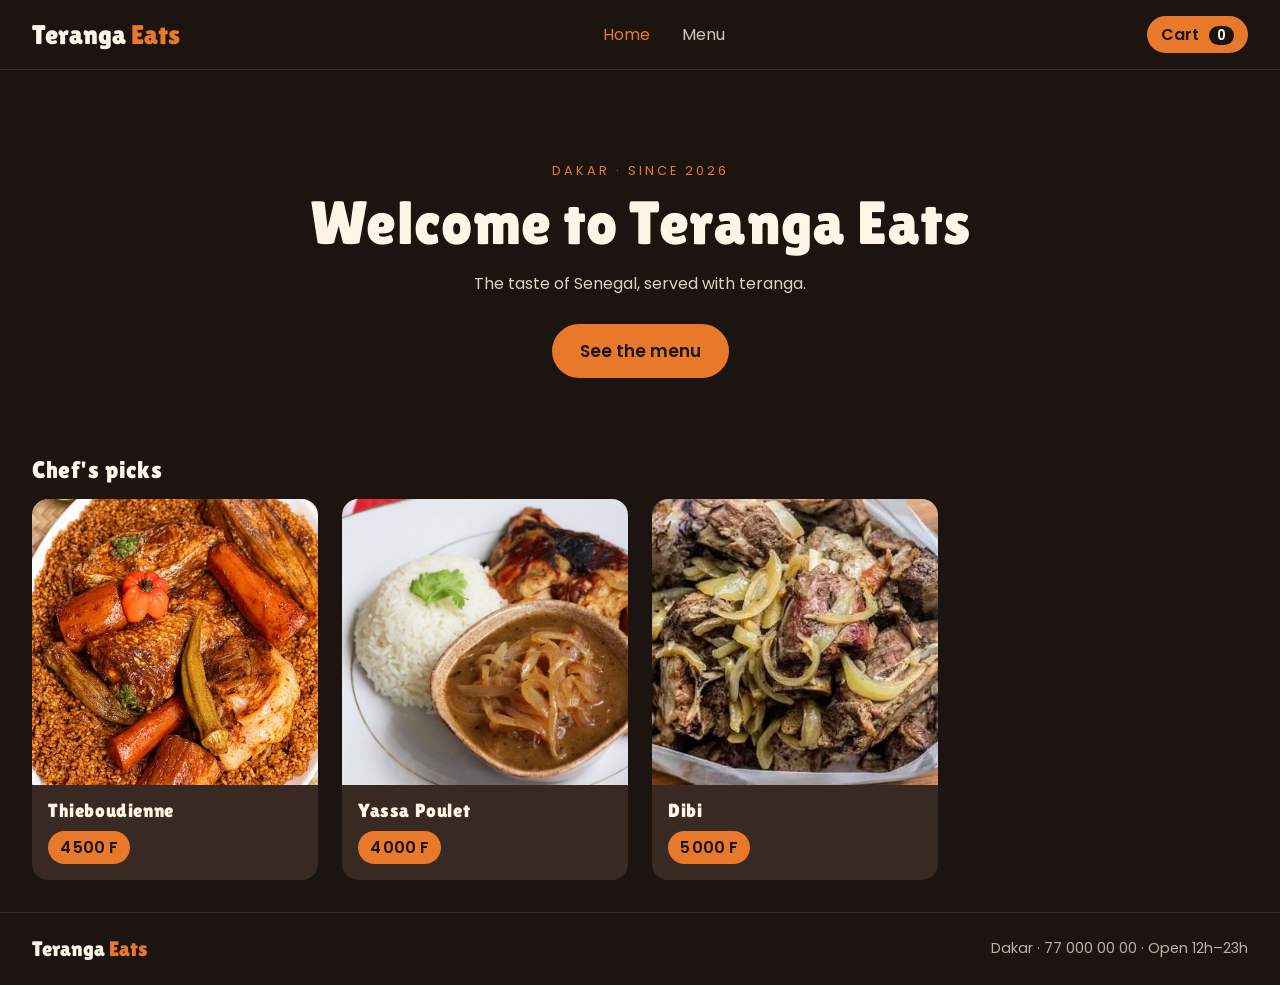
<file: index.html>
<!DOCTYPE html>
<html lang="en">
<head>
  <meta charset="UTF-8">
  <meta name="viewport" content="width=device-width, initial-scale=1.0">
  <title>Teranga Eats — Senegalese restaurant</title>
  <link rel="preconnect" href="https://fonts.googleapis.com">
  <link rel="preconnect" href="https://fonts.gstatic.com" crossorigin>
  <link href="https://fonts.googleapis.com/css2?family=Lilita+One&family=Poppins:wght@400;500;600&display=swap" rel="stylesheet">
  <link rel="stylesheet" href="css/style.css">
</head>
<body>
  <header>
    <a href="index.html" class="logo">Teranga <span>Eats</span></a>
    <nav>
      <a href="index.html" class="active">Home</a>
      <a href="menu.html">Menu</a>
    </nav>
    <a href="cart.html" class="cart-link">Cart <span id="cart-count">0</span></a>
  </header>

  <main>
    <section class="hero">
      <p class="kicker">Dakar · Since 2026</p>
      <h1>Welcome to Teranga Eats</h1>
      <p class="subtitle">The taste of Senegal, served with teranga.</p>
      <a href="menu.html" class="btn big">See the menu</a>
    </section>

    <section>
      <h2>Chef's picks</h2>
      <div id="featured" class="grid"></div>
    </section>
  </main>

  <footer>
    <span class="logo">Teranga <span>Eats</span></span>
    <p>Dakar · 77 000 00 00 · Open 12h–23h</p>
  </footer>

  <script type="module" src="js/home.js"></script>
</body>
</html>
</file>
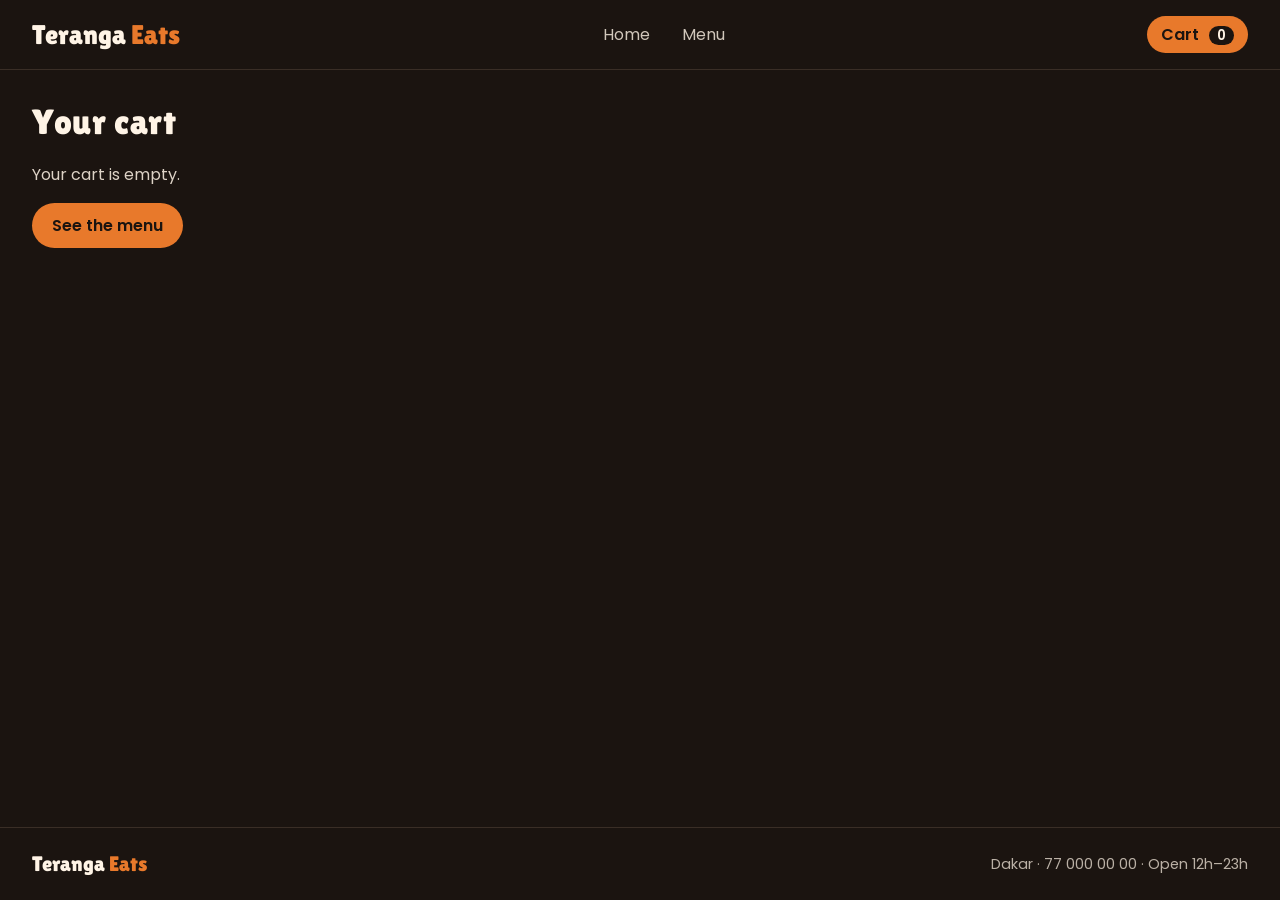
<file: cart.html>
<!DOCTYPE html>
<html lang="en">
<head>
  <meta charset="UTF-8">
  <meta name="viewport" content="width=device-width, initial-scale=1.0">
  <title>Your cart — Teranga Eats</title>
  <link rel="preconnect" href="https://fonts.googleapis.com">
  <link rel="preconnect" href="https://fonts.gstatic.com" crossorigin>
  <link href="https://fonts.googleapis.com/css2?family=Lilita+One&family=Poppins:wght@400;500;600&display=swap" rel="stylesheet">
  <link rel="stylesheet" href="css/style.css">
</head>
<body>
  <header>
    <a href="index.html" class="logo">Teranga <span>Eats</span></a>
    <nav>
      <a href="index.html">Home</a>
      <a href="menu.html">Menu</a>
    </nav>
    <a href="cart.html" class="cart-link">Cart <span id="cart-count">0</span></a>
  </header>

  <main>
    <h1>Your cart</h1>
    <section id="cart-list"></section>
    <div id="cart-summary"></div>
  </main>

  <footer>
    <span class="logo">Teranga <span>Eats</span></span>
    <p>Dakar · 77 000 00 00 · Open 12h–23h</p>
  </footer>

  <script type="module" src="js/cart-page.js"></script>
</body>
</html>
</file>
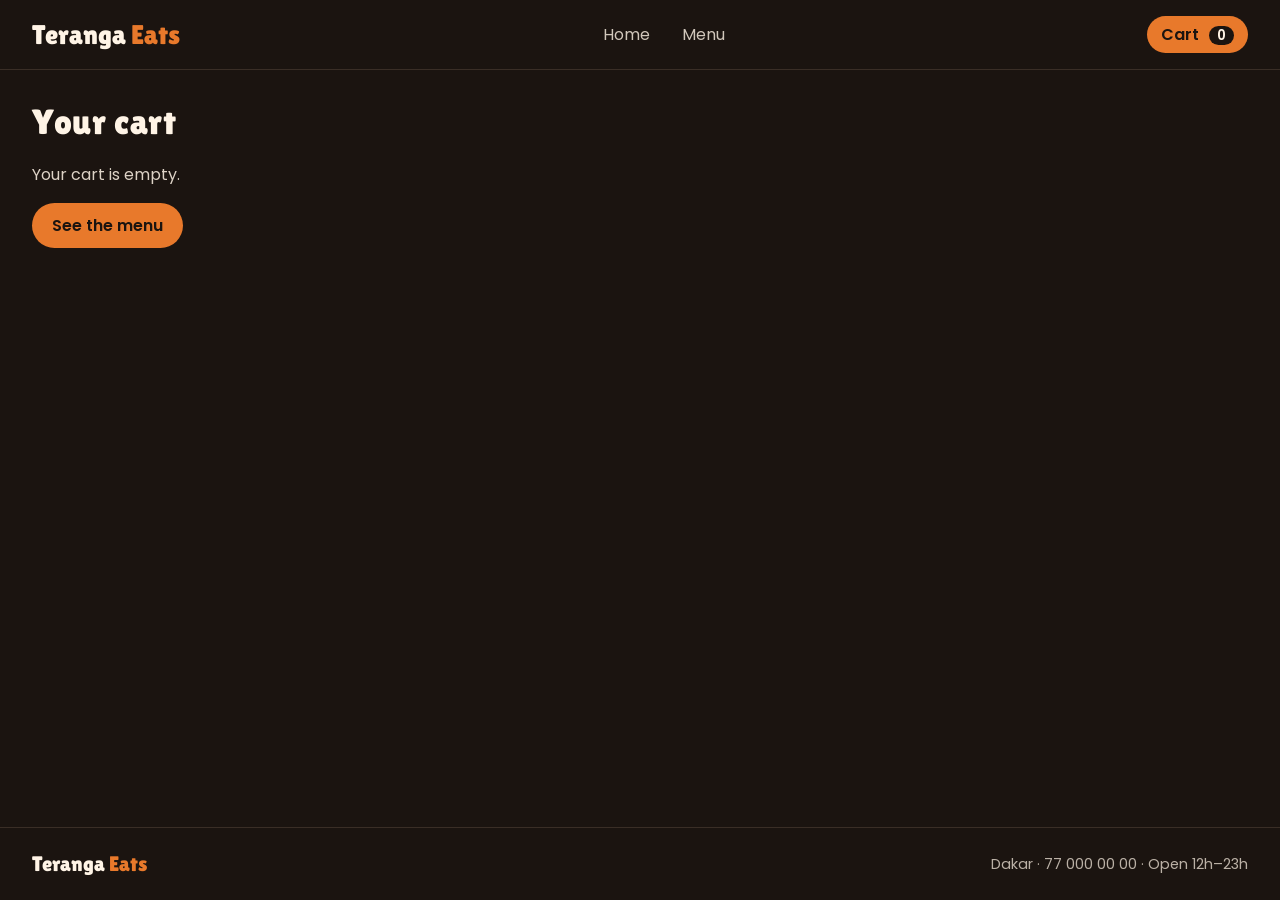
<file: checkout.html>
<!DOCTYPE html>
<html lang="en">
<head>
  <meta charset="UTF-8">
  <meta name="viewport" content="width=device-width, initial-scale=1.0">
  <title>Checkout — Teranga Eats</title>
  <link rel="preconnect" href="https://fonts.googleapis.com">
  <link rel="preconnect" href="https://fonts.gstatic.com" crossorigin>
  <link href="https://fonts.googleapis.com/css2?family=Lilita+One&family=Poppins:wght@400;500;600&display=swap" rel="stylesheet">
  <link rel="stylesheet" href="css/style.css">
</head>
<body>
  <header>
    <a href="index.html" class="logo">Teranga <span>Eats</span></a>
    <nav>
      <a href="index.html">Home</a>
      <a href="menu.html">Menu</a>
    </nav>
    <a href="cart.html" class="cart-link">Cart <span id="cart-count">0</span></a>
  </header>

  <main>
    <h1>Checkout</h1>

    <div class="steps">
      <span class="step-label active">1 · Your info</span>
      <span class="step-label">2 · Delivery</span>
      <span class="step-label">3 · Payment</span>
    </div>
    <div class="progress"><div id="progress-bar"></div></div>

    <form id="checkout" novalidate>
      <section class="step" data-step="1">
        <div class="field">
          <label for="name">Full name</label>
          <input id="name" type="text" placeholder="Awa Diop">
          <p class="error hidden" id="name-error">Enter your name (2 letters minimum)</p>
        </div>
        <div class="field">
          <label for="phone">Phone</label>
          <input id="phone" type="tel" placeholder="77 123 45 67">
          <p class="error hidden" id="phone-error">Enter a valid phone number (9 digits)</p>
        </div>
        <div class="buttons">
          <a href="cart.html" class="btn ghost">Back to cart</a>
          <button type="button" class="btn" id="next-1">Next</button>
        </div>
      </section>

      <section class="step hidden" data-step="2">
        <label class="choice">
          <input type="radio" name="mode" value="delivery" checked>
          Delivery (+1 000 F, about 40 min)
        </label>
        <label class="choice">
          <input type="radio" name="mode" value="pickup">
          Pickup at the restaurant (free, about 20 min)
        </label>

        <div class="field" id="address-field">
          <label for="address">Delivery address</label>
          <textarea id="address" placeholder="Point E, rue 3, near the pharmacy"></textarea>
          <p class="error hidden" id="address-error">Enter your address (5 characters minimum)</p>
        </div>

        <div class="buttons">
          <button type="button" class="btn ghost back">Back</button>
          <button type="button" class="btn" id="next-2">Next</button>
        </div>
      </section>

      <section class="step hidden" data-step="3">
        <label class="choice">
          <input type="radio" name="pay" value="Cash" checked> Cash
        </label>
        <label class="choice">
          <input type="radio" name="pay" value="Wave"> Wave
        </label>
        <label class="choice">
          <input type="radio" name="pay" value="Orange Money"> Orange Money
        </label>

        <h2>Your order</h2>
        <div id="order-summary"></div>

        <div class="buttons">
          <button type="button" class="btn ghost back">Back</button>
          <button type="submit" class="btn big">Place order</button>
        </div>
      </section>
    </form>
  </main>

  <footer>
    <span class="logo">Teranga <span>Eats</span></span>
    <p>Dakar · 77 000 00 00 · Open 12h–23h</p>
  </footer>

  <script type="module" src="js/checkout.js"></script>
</body>
</html>
</file>
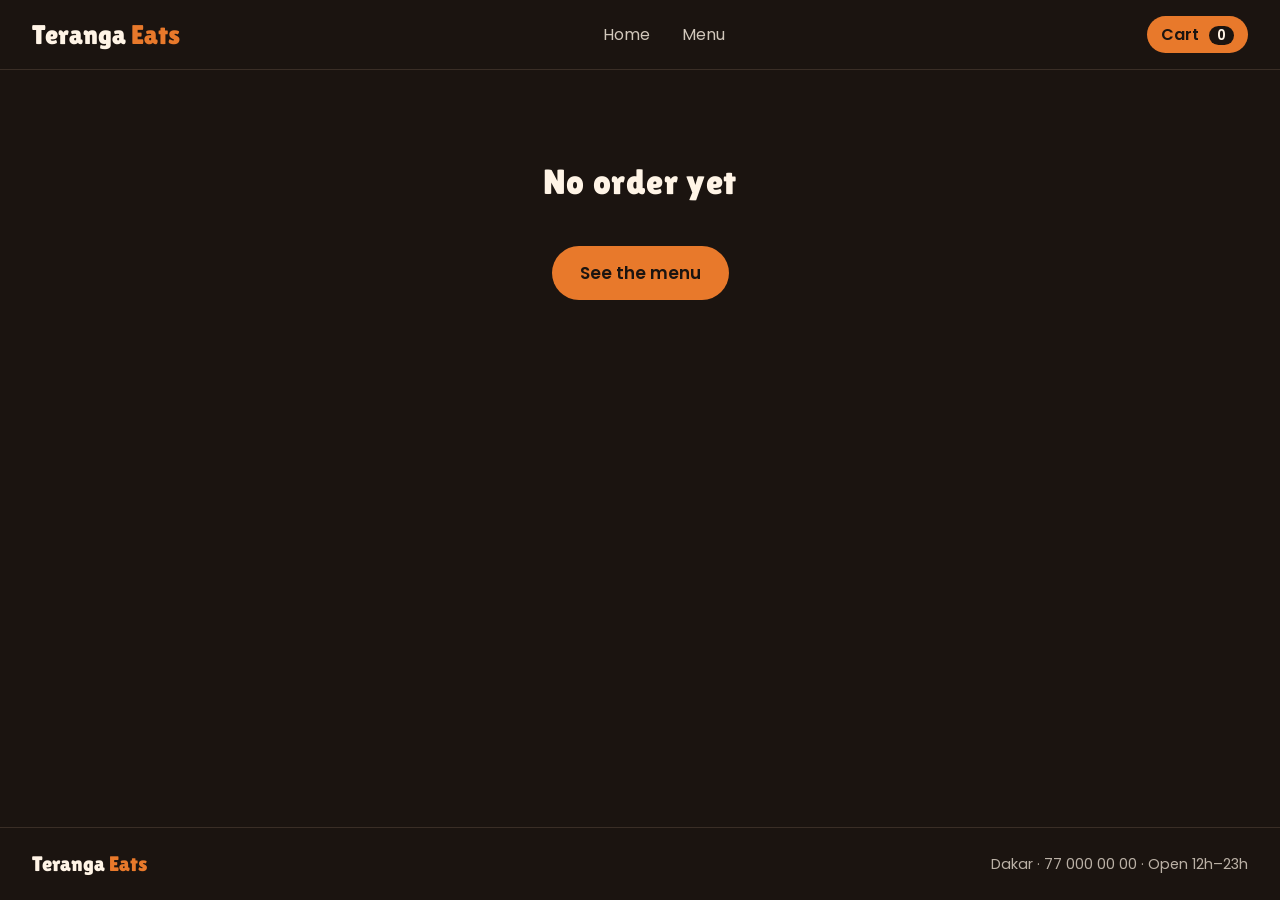
<file: confirmation.html>
<!DOCTYPE html>
<html lang="en">
<head>
  <meta charset="UTF-8">
  <meta name="viewport" content="width=device-width, initial-scale=1.0">
  <title>Order confirmed — Teranga Eats</title>
  <link rel="preconnect" href="https://fonts.googleapis.com">
  <link rel="preconnect" href="https://fonts.gstatic.com" crossorigin>
  <link href="https://fonts.googleapis.com/css2?family=Lilita+One&family=Poppins:wght@400;500;600&display=swap" rel="stylesheet">
  <link rel="stylesheet" href="css/style.css">
</head>
<body>
  <header>
    <a href="index.html" class="logo">Teranga <span>Eats</span></a>
    <nav>
      <a href="index.html">Home</a>
      <a href="menu.html">Menu</a>
    </nav>
    <a href="cart.html" class="cart-link">Cart <span id="cart-count">0</span></a>
  </header>

  <main>
    <section id="confirmation">
      <h1>Thank you, <span id="c-name"></span>!</h1>
      <p class="order-number">Order #<span id="c-number"></span></p>
      <p id="c-details"></p>
      <p>Total paid: <span class="price" id="c-total"></span></p>
      <a href="index.html" class="btn big">Back home</a>
    </section>

    <section id="no-order" class="hidden">
      <h1>No order yet</h1>
      <a href="menu.html" class="btn big">See the menu</a>
    </section>
  </main>

  <footer>
    <span class="logo">Teranga <span>Eats</span></span>
    <p>Dakar · 77 000 00 00 · Open 12h–23h</p>
  </footer>

  <script type="module" src="js/confirmation.js"></script>
</body>
</html>
</file>
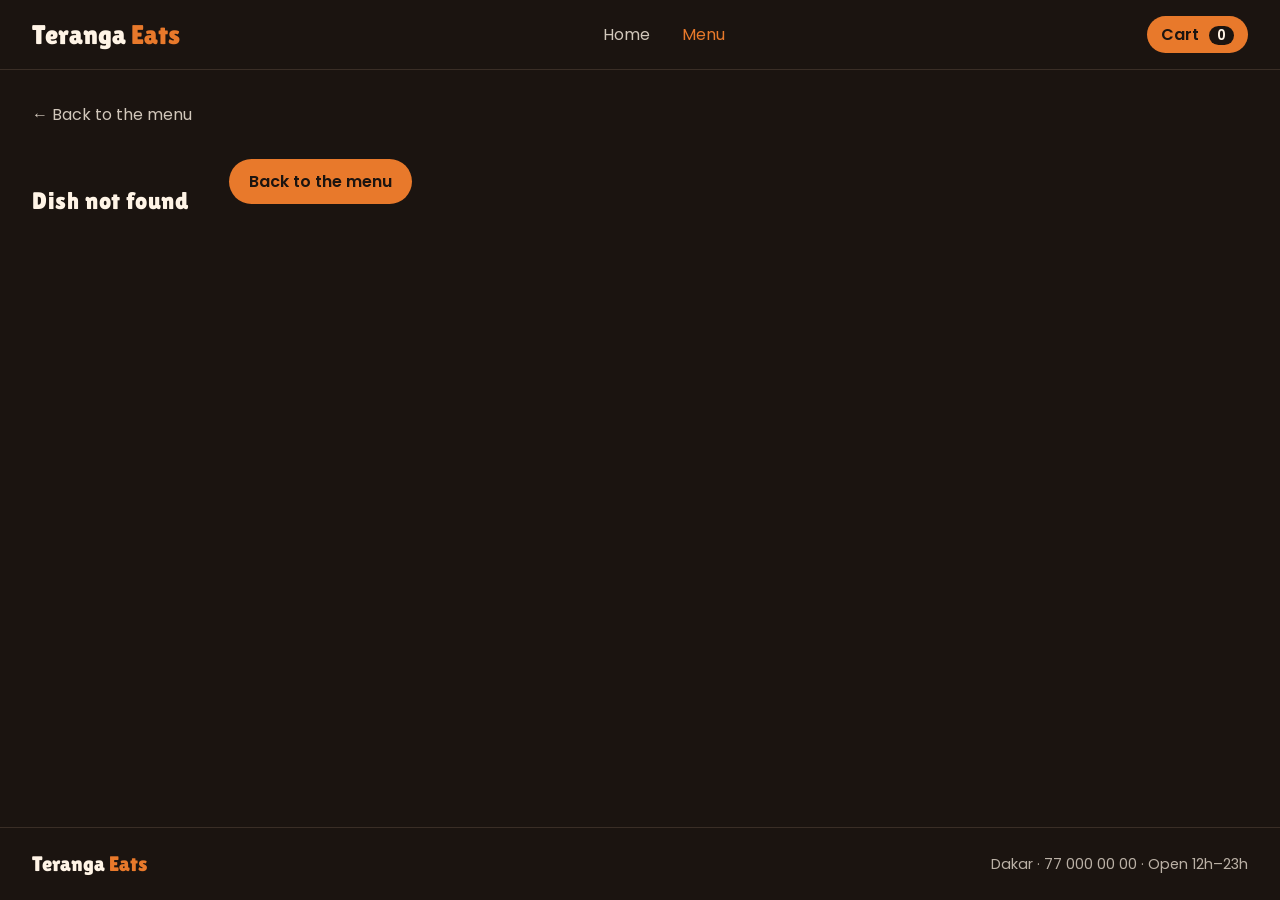
<file: dish.html>
<!DOCTYPE html>
<html lang="en">
<head>
  <meta charset="UTF-8">
  <meta name="viewport" content="width=device-width, initial-scale=1.0">
  <title>Dish — Teranga Eats</title>
  <link rel="preconnect" href="https://fonts.googleapis.com">
  <link rel="preconnect" href="https://fonts.gstatic.com" crossorigin>
  <link href="https://fonts.googleapis.com/css2?family=Lilita+One&family=Poppins:wght@400;500;600&display=swap" rel="stylesheet">
  <link rel="stylesheet" href="css/style.css">
</head>
<body>
  <header>
    <a href="index.html" class="logo">Teranga <span>Eats</span></a>
    <nav>
      <a href="index.html">Home</a>
      <a href="menu.html" class="active">Menu</a>
    </nav>
    <a href="cart.html" class="cart-link">Cart <span id="cart-count">0</span></a>
  </header>

  <main>
    <a href="menu.html" class="back-link">← Back to the menu</a>
    <section id="dish-page"></section>
  </main>

  <footer>
    <span class="logo">Teranga <span>Eats</span></span>
    <p>Dakar · 77 000 00 00 · Open 12h–23h</p>
  </footer>

  <script type="module" src="js/dish.js"></script>
</body>
</html>
</file>
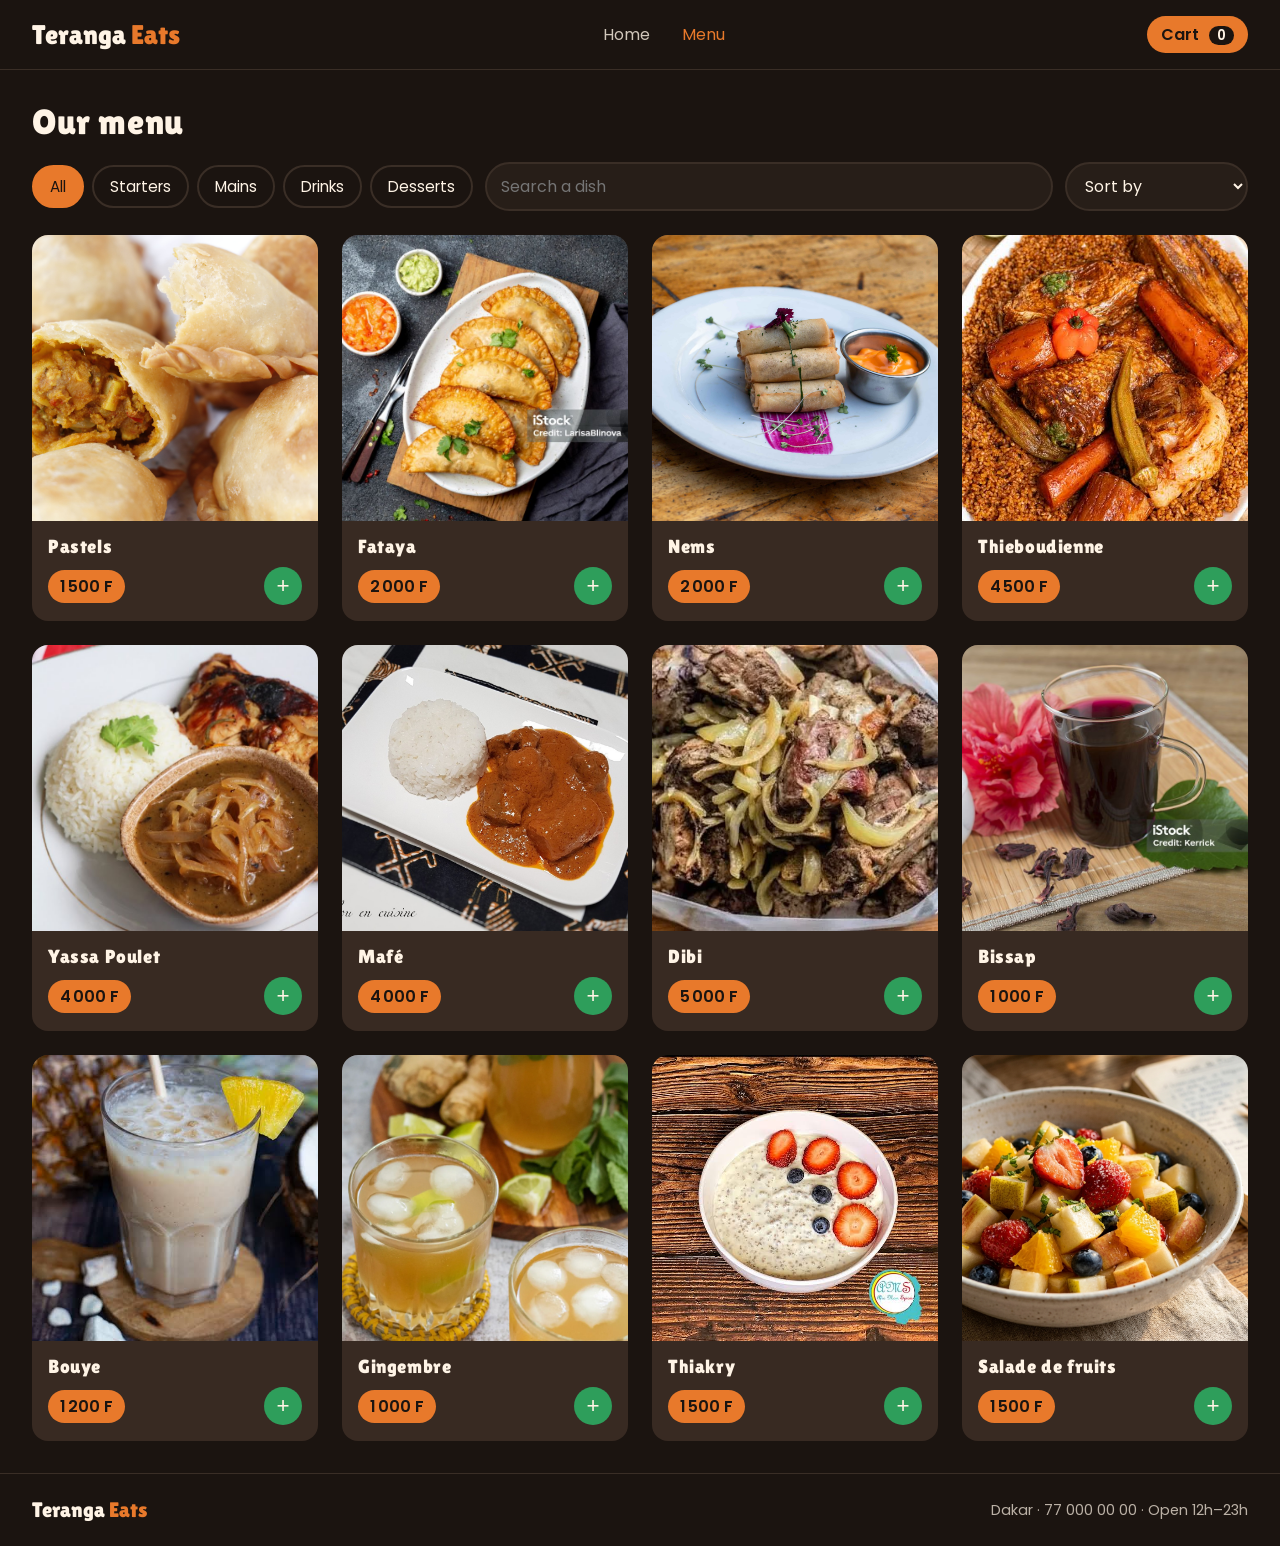
<file: menu.html>
<!DOCTYPE html>
<html lang="en">
<head>
  <meta charset="UTF-8">
  <meta name="viewport" content="width=device-width, initial-scale=1.0">
  <title>Menu — Teranga Eats</title>
  <link rel="preconnect" href="https://fonts.googleapis.com">
  <link rel="preconnect" href="https://fonts.gstatic.com" crossorigin>
  <link href="https://fonts.googleapis.com/css2?family=Lilita+One&family=Poppins:wght@400;500;600&display=swap" rel="stylesheet">
  <link rel="stylesheet" href="css/style.css">
</head>
<body>
  <header>
    <a href="index.html" class="logo">Teranga <span>Eats</span></a>
    <nav>
      <a href="index.html">Home</a>
      <a href="menu.html" class="active">Menu</a>
    </nav>
    <a href="cart.html" class="cart-link">Cart <span id="cart-count">0</span></a>
  </header>

  <main>
    <h1>Our menu</h1>

    <div class="toolbar">
      <div class="filters">
        <button class="filter active" data-category="all">All</button>
        <button class="filter" data-category="starters">Starters</button>
        <button class="filter" data-category="mains">Mains</button>
        <button class="filter" data-category="drinks">Drinks</button>
        <button class="filter" data-category="desserts">Desserts</button>
      </div>
      <input type="search" id="search" placeholder="Search a dish">
      <select id="sort">
        <option value="default">Sort by</option>
        <option value="low">Price: low → high</option>
        <option value="high">Price: high → low</option>
      </select>
    </div>

    <p id="no-result" class="hidden">No dish matches your search.</p>
    <section id="menu-grid" class="grid"></section>
  </main>

  <footer>
    <span class="logo">Teranga <span>Eats</span></span>
    <p>Dakar · 77 000 00 00 · Open 12h–23h</p>
  </footer>

  <script type="module" src="js/menu.js"></script>
</body>
</html>
</file>
<file: css/style.css>
@view-transition { navigation: auto; }

* { box-sizing: border-box; margin: 0; padding: 0; }

:root {
  --dark: #1B1410;
  --cream: #FFF4E6;
  --saffron: #E8792B;
  --green: #2E9E5B;
  --red: #E5484D;
  --bg: #1B1410;
  --text: #FFF4E6;
  --surface: #271e18;
  --card: #382a22;
  --line: #3a2e26;
  --radius: 16px;
  --title-font: "Lilita One", sans-serif;
  --text-font: "Poppins", sans-serif;
}

body {
  background: var(--bg);
  color: var(--text);
  font-family: var(--text-font);
  min-height: 100vh;
  display: flex;
  flex-direction: column;
}

main { flex: 1; padding: 32px; }

h1, h2, h3 {
  font-family: var(--title-font);
  font-weight: 400;
  letter-spacing: 0.6px;
}
main h1 { font-size: 2.2rem; margin-bottom: 20px; }
main h2 { margin: 28px 0 16px; }

a { color: inherit; text-decoration: none; }

.hidden { display: none !important; }

.error { color: var(--red); font-size: 0.9rem; margin-top: 4px; }

header {
  display: flex;
  justify-content: space-between;
  align-items: center;
  gap: 16px;
  flex-wrap: wrap;
  padding: 16px 32px;
  border-bottom: 1px solid var(--line);
}

.logo {
  font-family: var(--title-font);
  font-size: 1.7rem;
  white-space: nowrap;
  color: var(--text);
}
.logo span { color: var(--saffron); }

nav { display: flex; gap: 32px; }
nav a { opacity: 0.8; transition: color 0.2s, opacity 0.2s; }
nav a:hover, nav a.active { color: var(--saffron); opacity: 1; }

.cart-link {
  display: inline-block;
  background: var(--saffron);
  color: var(--dark);
  font-weight: 600;
  border-radius: 999px;
  padding: 6px 14px;
  transition: transform 0.2s;
}
.cart-link.bump { transform: scale(1.25); }

#cart-count {
  background: var(--dark);
  color: var(--cream);
  border-radius: 999px;
  padding: 0 8px;
  margin-left: 6px;
  font-size: 0.85rem;
}

footer {
  display: flex;
  justify-content: space-between;
  align-items: center;
  gap: 20px;
  flex-wrap: wrap;
  padding: 24px 32px;
  border-top: 1px solid var(--line);
  font-size: 0.9rem;
}
footer p { opacity: 0.7; }
footer .logo { font-size: 1.3rem; }

.btn {
  display: inline-block;
  font-family: inherit;
  font-size: 1rem;
  background: var(--saffron);
  color: var(--dark);
  border: none;
  border-radius: 999px;
  padding: 10px 20px;
  font-weight: 600;
  cursor: pointer;
  transition: transform 0.2s, box-shadow 0.2s;
}
.btn:hover { transform: translateY(-3px); box-shadow: 0 8px 20px rgba(232, 121, 43, 0.4); }
.btn:active { transform: scale(0.95); }
.btn.big { padding: 14px 28px; font-size: 1.05rem; }
.btn.ghost { background: none; color: var(--text); border: 2px solid var(--line); }

.hero { text-align: center; padding: 60px 0 50px; }
.kicker {
  color: var(--saffron);
  letter-spacing: 3px;
  text-transform: uppercase;
  font-size: 0.8rem;
  margin-bottom: 10px;
}
.hero h1 { font-size: clamp(2.2rem, 6vw, 3.8rem); line-height: 1.1; margin-bottom: 14px; }
.subtitle { opacity: 0.85; margin-bottom: 28px; }

.grid {
  display: grid;
  grid-template-columns: repeat(auto-fill, minmax(250px, 1fr));
  gap: 24px;
}

.card {
  background: var(--card);
  border-radius: var(--radius);
  overflow: hidden;
  min-width: 0;
  animation: appear 0.4s ease backwards;
}
.card a { display: block; }
.card img {
  width: 100%;
  aspect-ratio: 1;
  object-fit: cover;
  display: block;
}
.card h3 { padding: 14px 16px 0; font-size: 1.2rem; }
.card-footer {
  display: flex;
  justify-content: space-between;
  align-items: center;
  padding: 10px 16px 16px;
}

.price {
  display: inline-block;
  background: var(--saffron);
  color: var(--dark);
  font-weight: 600;
  padding: 4px 12px;
  border-radius: 999px;
}

.add-btn {
  width: 38px;
  height: 38px;
  border-radius: 50%;
  border: none;
  background: var(--green);
  color: var(--cream);
  font-size: 1.4rem;
  line-height: 1;
  cursor: pointer;
  transition: transform 0.2s;
}
.add-btn:hover { transform: scale(1.12); }
.add-btn:active { transform: scale(0.9); }

.toolbar {
  display: flex;
  flex-wrap: wrap;
  align-items: center;
  gap: 12px;
  margin-bottom: 24px;
}
.filters { display: flex; flex-wrap: wrap; gap: 8px; }
.filter {
  font-family: inherit;
  font-size: 0.95rem;
  background: none;
  color: var(--text);
  border: 2px solid var(--line);
  border-radius: 999px;
  padding: 8px 16px;
  cursor: pointer;
  transition: border-color 0.2s, background 0.2s;
}
.filter:hover { border-color: var(--saffron); }
.filter.active { background: var(--saffron); border-color: var(--saffron); color: var(--dark); }
#search { flex: 1; min-width: 180px; border-radius: 999px; }
#sort { border-radius: 999px; }
#no-result { text-align: center; padding: 40px 0; opacity: 0.8; }

@keyframes appear {
  from { opacity: 0; transform: translateY(20px); }
  to { opacity: 1; transform: translateY(0); }
}

.back-link { display: inline-block; margin-bottom: 8px; opacity: 0.8; }
.back-link:hover { color: var(--saffron); opacity: 1; }

#dish-page {
  display: flex;
  gap: 40px;
  align-items: flex-start;
  flex-wrap: wrap;
  padding: 24px 0;
}
#dish-img {
  flex: 1;
  width: 100%;
  min-width: 250px;
  max-width: 450px;
  aspect-ratio: 1;
  object-fit: cover;
  border-radius: var(--radius);
  display: block;
}
.dish-info { flex: 1; min-width: 280px; }
.dish-info h1 { margin-bottom: 12px; }
.description { margin: 16px 0; line-height: 1.6; opacity: 0.9; }
.dish-total { margin-bottom: 16px; font-size: 1.1rem; }

.qty { display: flex; align-items: center; gap: 16px; margin: 20px 0; }
.qty .btn { width: 40px; height: 40px; padding: 0; font-size: 1.3rem; }
.qty span { font-size: 1.2rem; min-width: 24px; text-align: center; }

.ingredients {
  width: 100%;
  border-collapse: separate;
  border-spacing: 0;
  background: var(--surface);
  border-radius: 12px;
  overflow: hidden;
  margin: 8px 0 12px;
}
.ingredients caption {
  text-align: left;
  font-family: var(--title-font);
  font-size: 1.2rem;
  margin-bottom: 8px;
}
.ingredients th, .ingredients td { padding: 10px 14px; text-align: left; }
.ingredients th { background: var(--saffron); color: var(--dark); font-weight: 600; }
.ingredients tbody tr:nth-child(even) td { background: var(--card); }
.ingredients th:last-child, .ingredients td:last-child { text-align: right; }

.toast {
  position: fixed;
  bottom: 24px;
  right: 24px;
  background: var(--green);
  color: var(--cream);
  padding: 14px 22px;
  border-radius: var(--radius);
  font-weight: 500;
  z-index: 200;
  animation: toast-in 0.3s ease;
}
@keyframes toast-in {
  from { opacity: 0; transform: translateY(30px); }
  to { opacity: 1; transform: translateY(0); }
}

.cart-row {
  display: flex;
  align-items: center;
  gap: 20px;
  background: var(--surface);
  border-radius: var(--radius);
  padding: 12px 16px;
  margin-bottom: 12px;
  animation: appear 0.3s ease backwards;
}
.cart-row img { width: 70px; height: 70px; object-fit: cover; border-radius: 12px; }
.cart-row .qty { margin: 0; }
.cart-name { flex: 1; }
.line-total { min-width: 90px; text-align: right; color: var(--saffron); font-weight: 600; }

.remove {
  background: none;
  border: none;
  color: var(--text);
  font-size: 1.2rem;
  cursor: pointer;
  transition: color 0.2s, transform 0.2s;
}
.remove:hover { color: var(--red); transform: scale(1.2); }

.empty { margin-bottom: 16px; opacity: 0.85; }

#cart-summary {
  display: flex;
  justify-content: space-between;
  align-items: center;
  flex-wrap: wrap;
  gap: 16px;
  margin-top: 24px;
  font-size: 1.3rem;
}

.field { display: flex; flex-direction: column; gap: 6px; margin-bottom: 18px; }
input, select, textarea {
  font-family: inherit;
  font-size: 1rem;
  background: var(--surface);
  color: var(--text);
  border: 2px solid var(--line);
  border-radius: 12px;
  padding: 10px 14px;
  transition: border-color 0.2s;
}
input:focus, select:focus, textarea:focus { outline: none; border-color: var(--saffron); }
input.invalid, textarea.invalid { border-color: var(--red); }
input.valid, textarea.valid { border-color: var(--green); }
textarea { min-height: 90px; resize: vertical; }

.steps { display: flex; justify-content: space-between; max-width: 640px; margin: 20px 0 8px; font-size: 0.9rem; }
.step-label { opacity: 0.4; transition: opacity 0.3s, color 0.3s; }
.step-label.active { opacity: 1; color: var(--saffron); }
.step-label.done { opacity: 1; color: var(--green); }
.progress { max-width: 640px; height: 8px; background: var(--line); border-radius: 999px; overflow: hidden; margin-bottom: 28px; }
#progress-bar { height: 100%; width: 33.33%; background: var(--saffron); transition: width 0.4s ease; }
.step { max-width: 640px; animation: appear 0.35s ease; }

.choice {
  display: flex;
  align-items: center;
  gap: 12px;
  background: var(--surface);
  border: 2px solid var(--line);
  border-radius: 12px;
  padding: 14px 16px;
  margin-bottom: 10px;
  cursor: pointer;
  transition: border-color 0.2s;
}
.choice:has(input:checked) { border-color: var(--saffron); }
.choice input { accent-color: var(--saffron); }

.buttons { display: flex; justify-content: space-between; margin-top: 20px; }

#order-summary p { display: flex; justify-content: space-between; padding: 8px 0; border-bottom: 1px solid var(--line); }
.grand-total { font-size: 1.2rem; color: var(--saffron); border-bottom: none !important; }

#confirmation, #no-order { text-align: center; padding: 60px 0; animation: appear 0.4s ease; }
#confirmation p { margin: 10px 0; }
.order-number { font-size: 1.3rem; color: var(--saffron); }
#confirmation .btn, #no-order .btn { margin-top: 24px; }

@media (max-width: 600px) {
  header, footer { padding: 14px 20px; }
  main { padding: 20px; }
  nav { gap: 20px; }
  .cart-row { flex-wrap: wrap; }
  .steps { font-size: 0.75rem; }
}

@media (prefers-reduced-motion: reduce) {
  *, *::before, *::after {
    animation: none !important;
    transition: none !important;
  }
}
</file>
